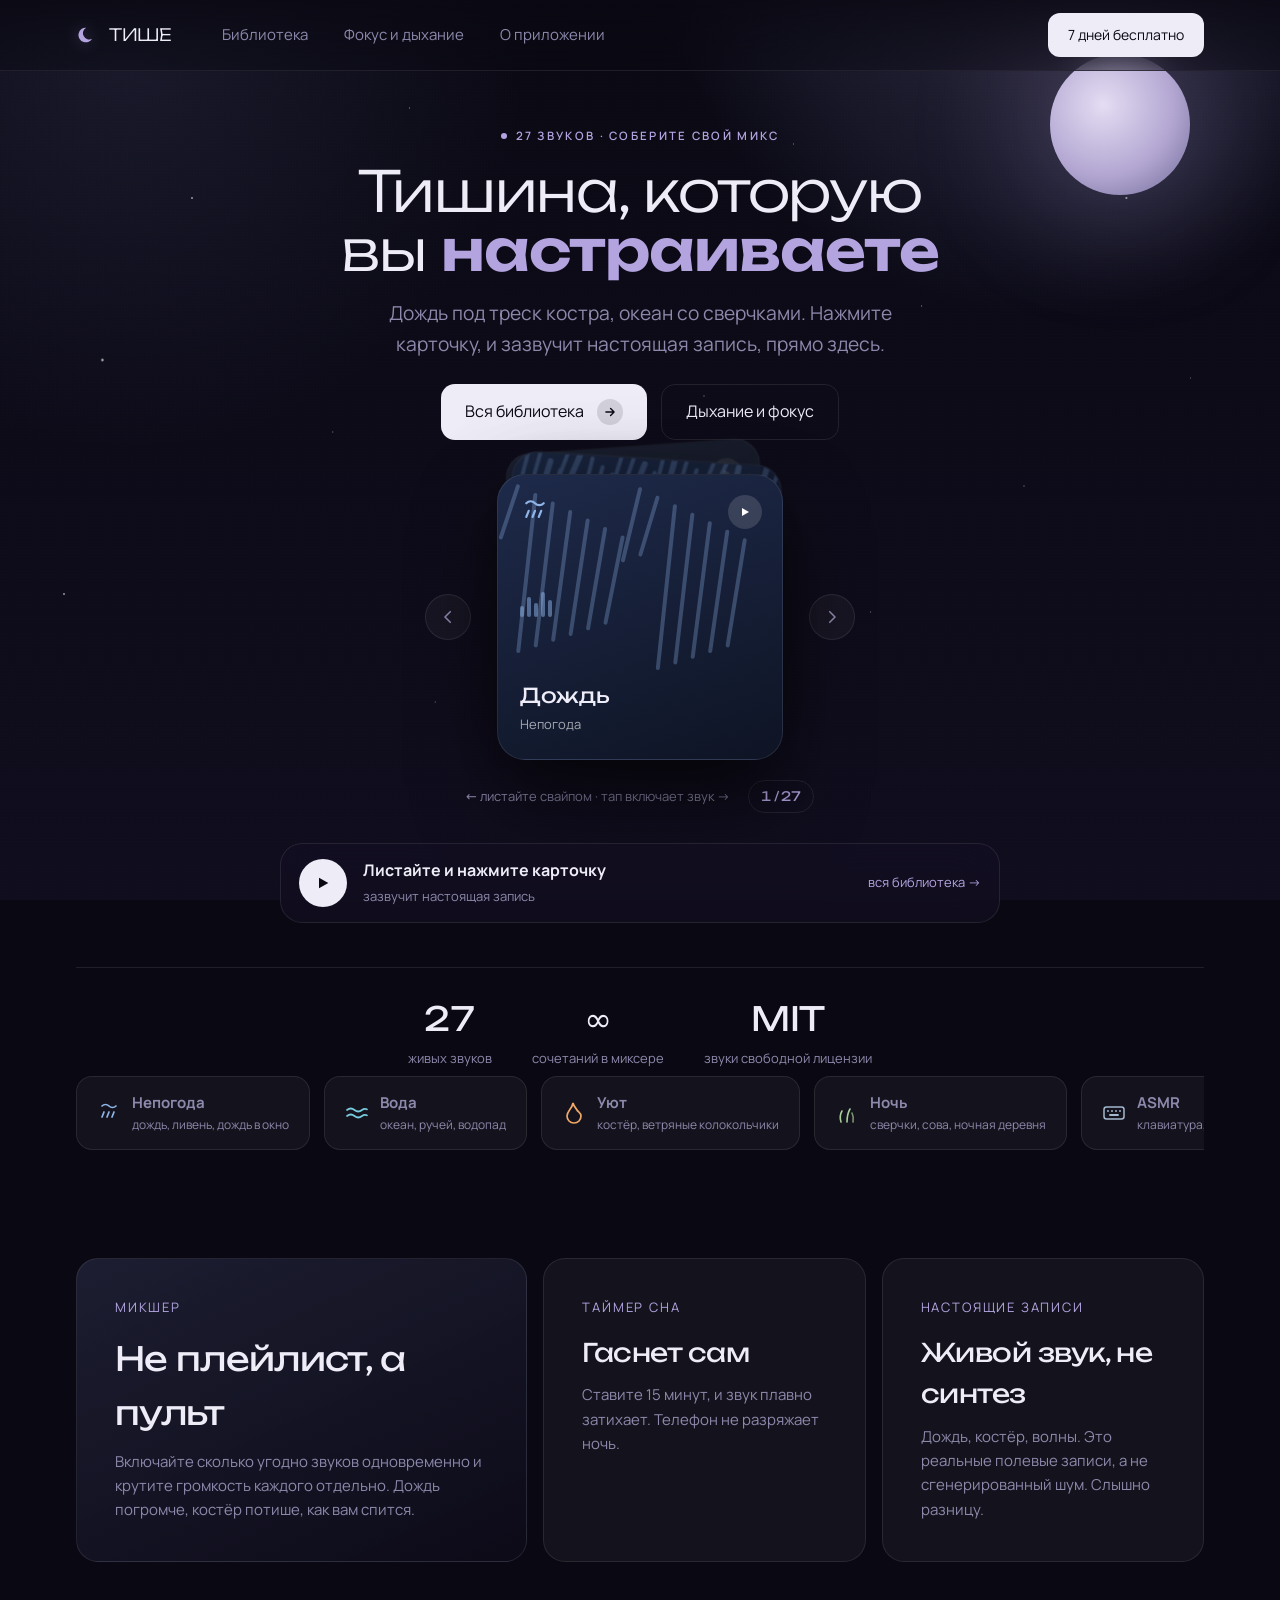
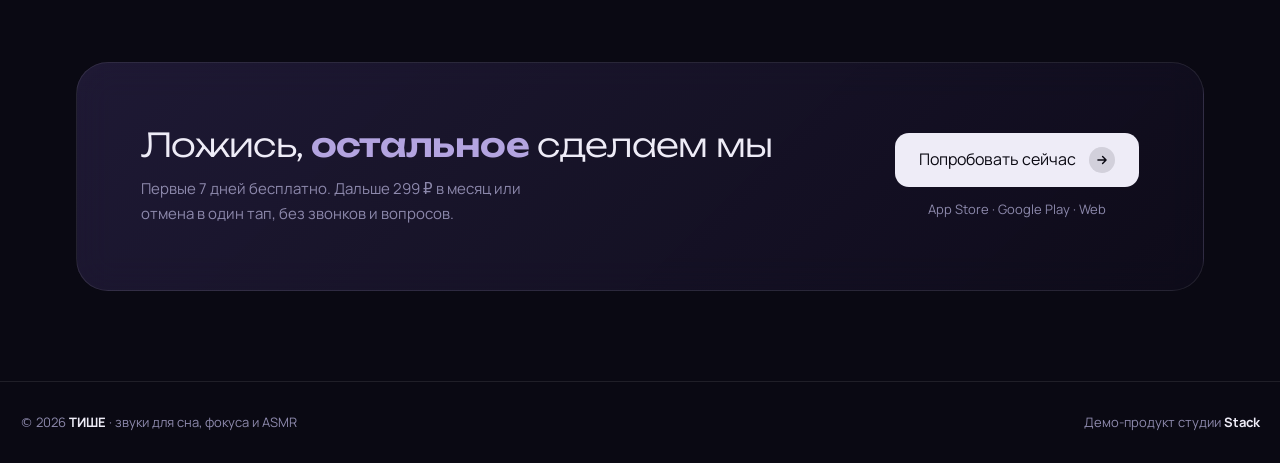
<file: index.html>
<!doctype html>
<html lang="ru">
<head>
<meta charset="utf-8">
<meta name="viewport" content="width=device-width, initial-scale=1">
<title>ТИШЕ. Звуки для сна, фокуса и ASMR</title>
<meta name="description" content="27 настоящих ambient-звуков, которые смешиваются в один. Дождь под треск костра, океан со сверчками. Работает прямо в браузере.">
<meta name="theme-color" content="#0A0913">
<link rel="stylesheet" href="assets/app.css">
<style>
  /* герой — ночная сцена с каскадом карточек */
  .hero{text-align:center;padding:clamp(30px,4vw,52px) 0 0}
  .hero>p{color:var(--dim);font-size:clamp(1.05rem,1.5vw,1.22rem);max-width:47ch;margin:18px auto 24px}
  .acts{display:flex;gap:14px;justify-content:center;flex-wrap:wrap}
  /* свайп-колода */
  .deck{position:relative;display:flex;align-items:center;justify-content:center;gap:clamp(8px,2vw,26px);
        margin-top:clamp(22px,3vw,34px);touch-action:pan-y}
  .deck-stage{position:relative;width:clamp(240px,23vw,286px);height:clamp(240px,23vw,286px);flex:none}
  .arw{width:46px;height:46px;border-radius:50%;border:1px solid var(--hair);color:var(--dim);
       display:grid;place-items:center;flex:none;background:rgba(255,255,255,.04);
       transition:color .3s,border-color .3s,transform .3s var(--e)}
  .arw:hover{color:var(--ink);border-color:var(--lav);transform:scale(1.08)}
  .deck-meta{display:flex;align-items:center;justify-content:center;gap:18px;margin-top:20px;flex-wrap:wrap}
  .swipe-hint{color:var(--dim);font-size:13px}
  .counter{color:var(--lav);font-size:13px;border:1px solid var(--hair);border-radius:999px;padding:5px 12px}

  .cc{position:absolute;inset:0;width:100%;aspect-ratio:1;border-radius:28px;
      border:1px solid var(--hair);padding:22px;display:flex;flex-direction:column;justify-content:space-between;
      text-align:left;color:#EFEDF8;box-shadow:0 40px 80px rgba(0,0,0,.5);outline:2px solid transparent;outline-offset:-2px;
      cursor:grab;user-select:none;
      transition:transform .55s var(--e),box-shadow .4s,outline-color .3s,opacity .4s}
  .cc.drag{transition:none;cursor:grabbing}
  .cc[data-depth="0"]{z-index:3}
  .cc[data-depth="1"]{z-index:2;transform:translateY(-24px) scale(.945) rotate(3.5deg);opacity:.75}
  .cc[data-depth="2"]{z-index:1;transform:translateY(-44px) scale(.89) rotate(-4deg);opacity:.5}
  .cc[data-depth="0"]:hover{box-shadow:0 52px 100px rgba(0,0,0,.62)}
  .cc .art{position:absolute;inset:0;opacity:.30;pointer-events:none;overflow:hidden;border-radius:27px}
  .cc .art svg{width:100%;height:100%;display:block}
  .cc[aria-pressed="true"] .art{opacity:.5}
  .cc[aria-pressed="true"]{outline-color:var(--ac,var(--lav))}
  .cc .ic-glyph,.cc .bars,.cc>div{position:relative;z-index:2}
  .cc .play-hint{position:absolute;right:20px;top:20px;z-index:3;width:34px;height:34px;border-radius:50%;
                 background:rgba(255,255,255,.14);display:grid;place-items:center;backdrop-filter:blur(6px)}
  .cc .ic-glyph{width:30px;height:30px;display:block}
  .cc .ic-glyph svg{width:100%;height:100%}
  .cc b{font-family:Unbounded,system-ui,sans-serif;font-weight:400;font-size:clamp(19px,1.6vw,24px);display:block}
  .cc small{color:rgba(255,255,255,.62);font-size:13px}
  .cc .bars{display:flex;align-items:flex-end;gap:3px;height:28px;opacity:.5}
  .cc .bars i{width:4px;background:#fff;border-radius:2px}
  .cc[aria-pressed="true"] .bars{opacity:.95}
  .cc[aria-pressed="true"] .bars i{animation:eqb 1s ease-in-out infinite}
  .cc .bars i:nth-child(2){animation-delay:.15s}.cc .bars i:nth-child(3){animation-delay:.32s}
  .cc .bars i:nth-child(4){animation-delay:.1s}.cc .bars i:nth-child(5){animation-delay:.24s}
  @keyframes eqb{0%,100%{height:5px}50%{height:26px}}
  /* мини-плеер под колодой */
  .mini{position:relative;z-index:5;margin:clamp(22px,3vw,30px) auto 0;max-width:720px;
        display:flex;align-items:center;gap:16px;background:rgba(20,16,34,.62);border:1px solid var(--hair);
        border-radius:22px;padding:14px 18px;backdrop-filter:blur(22px)}
  .mini .pp{width:48px;height:48px;border-radius:50%;background:var(--ink);display:grid;place-items:center;flex:none;transition:transform .3s var(--e)}
  .mini .pp:hover{transform:scale(1.07)}
  .mini .info{flex:1;text-align:left;min-width:0}
  .mini .info b{font-size:16px;display:block}
  .mini .info span{color:var(--dim);font-size:13px}
  .mini .chips{display:flex;gap:5px}.mini .chips span{font-size:20px;filter:grayscale(.3)}
  .mini a.more{color:var(--lav);font-size:13px;white-space:nowrap}
  .stats{display:flex;gap:40px;justify-content:center;margin-top:clamp(30px,4vw,44px);padding-top:24px;border-top:1px solid var(--hair)}
  .stats b{font-family:Unbounded,system-ui,sans-serif;font-weight:400;font-size:clamp(1.7rem,2.6vw,2.3rem);display:block}
  .stats span{color:var(--dim);font-size:13px}
  @media(max-width:820px){
    .arw{display:none}
    .deck{margin-top:30px}
    .deck-stage{width:min(78vw,300px);height:min(78vw,300px)}
    .mini{margin-top:22px;flex-wrap:wrap}
    .stats{flex-wrap:wrap;gap:26px}
  }

  /* лента категорий */
  .rail{display:flex;gap:14px;overflow-x:auto;padding:6px 0 12px;margin-bottom:10px;
        scrollbar-width:none}
  .rail::-webkit-scrollbar{display:none}
  .rc{flex:0 0 auto;display:flex;align-items:center;gap:11px;border:1px solid var(--hair);
      border-radius:16px;padding:14px 20px;background:var(--panel);transition:all .35s var(--e)}
  .rc:hover{transform:translateY(-3px);border-color:var(--lav)}
  .chips .mi{display:inline-flex;width:18px;height:18px}.chips .mi svg{width:100%;height:100%}
  .rc .gi{width:24px;height:24px;flex:none}.rc .gi svg{width:100%;height:100%}
  .rc b{font-size:15px}.rc span{color:var(--dim);font-size:12px;display:block}

  /* фичи — разного размера, не три близнеца */
  .feat{display:grid;grid-template-columns:1.4fr 1fr 1fr;gap:16px;margin-top:clamp(60px,8vw,96px)}
  .card{border:1px solid var(--hair);border-radius:22px;padding:clamp(26px,3vw,38px);background:var(--panel)}
  .card.big{grid-row:span 1;background:linear-gradient(155deg,rgba(126,139,207,.16),rgba(16,13,30,.5))}
  .card .n{font-size:13px;color:var(--lav);letter-spacing:.14em;text-transform:uppercase}
  .card h3{font-family:Unbounded,system-ui,sans-serif;font-weight:400;
           font-size:clamp(1.4rem,2vw,1.9rem);margin:14px 0 10px}
  .card p{color:var(--dim);font-size:15px}
  .card.big h3{font-size:clamp(1.8rem,2.6vw,2.4rem)}

  /* цена */
  .price{margin-top:clamp(70px,9vw,100px);border:1px solid var(--hair);border-radius:32px;
         padding:clamp(40px,5vw,64px);background:linear-gradient(135deg,rgba(52,42,86,.5),rgba(16,13,30,.6));
         display:grid;grid-template-columns:1fr auto;gap:44px;align-items:center;backdrop-filter:blur(18px)}
  .price h2{margin-bottom:14px}.price h2 b{color:var(--lav);font-weight:600}
  .price p{color:var(--dim);max-width:46ch}
  .price .free{display:block;text-align:center;color:var(--dim);font-size:13px;margin-top:12px}

  @media(max-width:820px){
    .hero{grid-template-columns:1fr;gap:36px}
    .feat{grid-template-columns:1fr}
    .price{grid-template-columns:1fr;text-align:center}
    .price>div:last-child{justify-self:center}
    .stats{flex-wrap:wrap;gap:26px}
  }
</style>
</head>
<body>
<div class="aura"></div><div class="moonlayer"></div><div class="grain"></div>

<header class="hdr" id="hdr">
  <div class="wrap in">
    <a href="index.html" class="brand"><svg width="22" height="22" viewBox="0 0 30 30"><path d="M22 20A10 10 0 1 1 14 5a8 8 0 0 0 8 15Z" fill="#B3A4E0"/></svg><span class="thin">ТИШЕ</span></a>
    <nav class="nav">
      <a href="library.html">Библиотека</a>
      <a href="focus.html">Фокус и дыхание</a>
      <a href="#about">О приложении</a>
    </nav>
    <a href="#price" class="cta">7 дней бесплатно</a>
    <button class="burger" id="burger" aria-label="Меню"><span></span><span></span><span></span></button>
  </div>
</header>

<main class="wrap">
  <section class="hero">
    <div class="kick"><i></i> 27 звуков · соберите свой микс</div>
    <h1 class="thin" style="margin-top:16px">Тишина, которую<br>вы <b>настраиваете</b></h1>
    <p>Дождь под треск костра, океан со сверчками. Нажмите карточку, и зазвучит настоящая запись, прямо здесь.</p>
    <div class="acts">
      <a href="library.html" class="btn">Вся библиотека <span class="ic"><svg width="14" height="14" viewBox="0 0 24 24" fill="none"><path d="M5 12h14M13 6l6 6-6 6" stroke="#0A0912" stroke-width="2.4" stroke-linecap="round" stroke-linejoin="round"/></svg></span></a>
      <a href="focus.html" class="btn ghost">Дыхание и фокус</a>
    </div>

    <div class="deck" id="deck">
      <button class="arw l" id="arwL" aria-label="Предыдущий звук">
        <svg width="18" height="18" viewBox="0 0 24 24" fill="none"><path d="M15 5l-7 7 7 7" stroke="currentColor" stroke-width="2.2" stroke-linecap="round" stroke-linejoin="round"/></svg></button>
      <div class="deck-stage" id="stage"></div>
      <button class="arw r" id="arwR" aria-label="Следующий звук">
        <svg width="18" height="18" viewBox="0 0 24 24" fill="none"><path d="M9 5l7 7-7 7" stroke="currentColor" stroke-width="2.2" stroke-linecap="round" stroke-linejoin="round"/></svg></button>
    </div>
    <div class="deck-meta">
      <span class="swipe-hint">← листайте свайпом · тап включает звук →</span>
      <span class="mono counter" id="counter">1 / 27</span>
    </div>

    <div class="mini" id="mini">
      <button class="pp" id="pp" aria-label="Пауза"><svg id="ppI" width="16" height="16" viewBox="0 0 24 24" fill="#0A0912"><path d="M6 4l14 8-14 8z"/></svg></button>
      <div class="info"><b id="miniTitle">Нажмите карточку</b><span id="miniSub">и звук зазвучит прямо здесь</span></div>
      <div class="chips" id="miniChips"></div>
      <a href="library.html" class="more">вся библиотека →</a>
    </div>

    <div class="stats">
      <div><b class="mono">27</b><span>живых звуков</span></div>
      <div><b class="mono">∞</b><span>сочетаний в миксере</span></div>
      <div><b class="mono">MIT</b><span>звуки свободной лицензии</span></div>
    </div>
  </section>

  <div class="rail" id="catRail"></div>

  <section class="feat" id="about">
    <div class="card big">
      <div class="n">Микшер</div>
      <h3 class="thin">Не плейлист, а пульт</h3>
      <p>Включайте сколько угодно звуков одновременно и крутите громкость каждого отдельно. Дождь погромче, костёр потише, как вам спится.</p>
    </div>
    <div class="card">
      <div class="n">Таймер сна</div>
      <h3 class="thin">Гаснет сам</h3>
      <p>Ставите 15 минут, и звук плавно затихает. Телефон не разряжает ночь.</p>
    </div>
    <div class="card">
      <div class="n">Настоящие записи</div>
      <h3 class="thin">Живой звук, не синтез</h3>
      <p>Дождь, костёр, волны. Это реальные полевые записи, а не сгенерированный шум. Слышно разницу.</p>
    </div>
  </section>

  <section class="price" id="price">
    <div>
      <h2 class="thin">Ложись, <b>остальное</b> сделаем мы</h2>
      <p>Первые 7 дней бесплатно. Дальше 299 ₽ в месяц или отмена в один тап, без звонков и вопросов.</p>
    </div>
    <div>
      <a href="library.html" class="btn">Попробовать сейчас <span class="ic"><svg width="14" height="14" viewBox="0 0 24 24" fill="none"><path d="M5 12h14M13 6l6 6-6 6" stroke="#0A0912" stroke-width="2.4" stroke-linecap="round" stroke-linejoin="round"/></svg></span></a>
      <span class="free">App Store · Google Play · Web</span>
    </div>
  </section>
</main>

<footer class="foot"><div class="wrap in">
  <span>© 2026 <b>ТИШЕ</b> · звуки для сна, фокуса и ASMR</span>
  <span>Демо-продукт студии <b>Stack</b></span>
</div></footer>

<script src="assets/engine.js"></script>
<script>
  (()=>{ // лента категорий из каталога: имена и иконки настоящие
    const wanted=['Непогода','Вода','Уют','Ночь','ASMR','Шум'];
    document.getElementById('catRail').innerHTML=wanted.map(cat=>{
      const inCat=Engine.CATALOG.filter(s=>s.cat===cat);
      if(!inCat.length) return '';
      const names=inCat.slice(0,3).map(s=>s.name.toLowerCase()).join(', ');
      return '<a href="library.html" class="rc"><span class="gi">'+inCat[0].icon+'</span>'+
             '<span><b>'+cat+'</b><span>'+names+'</span></span></a>';
    }).join('');
  })();
  document.getElementById('burger').addEventListener('click',()=>document.getElementById('hdr').classList.toggle('open'));

  const MINI_ICON=Object.fromEntries(Engine.CATALOG.map(x=>[x.id,x.icon]));
  const miniTitle=document.getElementById('miniTitle'),miniSub=document.getElementById('miniSub'),
        miniChips=document.getElementById('miniChips'),ppI=document.getElementById('ppI');
  function setPP(p){ppI.innerHTML=p?'<path d="M7 5h4v14H7zM13 5h4v14h-4z"/>':'<path d="M6 4l14 8-14 8z"/>';}
  function plural(n){return n+(n%10===1&&n%100!==11?' слой':([2,3,4].includes(n%10)&&![12,13,14].includes(n%100)?' слоя':' слоёв'));}

  /* ── свайп-колода: листаем все звуки, тап включает ── */
  const SOUNDS=Engine.CATALOG;
  const stage=document.getElementById('stage'),counter=document.getElementById('counter');
  let idx=0;

  function build(){
    stage.innerHTML='';
    for(let d=2;d>=0;d--){                       // сзади вперёд, чтобы порядок в DOM был верный
      const s=SOUNDS[(idx+d)%SOUNDS.length];
      const el=document.createElement('button');
      el.className='cc'; el.dataset.depth=d; el.dataset.sound=s.id;
      el.style.background=s.grad;
      el.setAttribute('aria-pressed', Engine.isOn(s.id));
      el.innerHTML=`<span class="art">${s.art}</span>
        <span class="ic-glyph">${s.icon}</span>
        <span class="play-hint">${Engine.isOn(s.id)
          ? '<svg width="12" height="12" viewBox="0 0 24 24" fill="#fff"><path d="M7 5h4v14H7zM13 5h4v14h-4z"/></svg>'
          : '<svg width="12" height="12" viewBox="0 0 24 24" fill="#fff"><path d="M6 4l14 8-14 8z"/></svg>'}</span>
        <div class="bars">${[40,70,50,88,60].map(h=>`<i style="height:${h}%;background:${s.accent}"></i>`).join('')}</div>
        <div><b>${s.name}</b><small>${s.cat}</small></div>`;
      el.style.setProperty('--ac',s.accent);
      stage.appendChild(el);
    }
    counter.textContent=(idx+1)+' / '+SOUNDS.length;
    bindFront();
  }
  function go(dir){ idx=(idx+dir+SOUNDS.length)%SOUNDS.length; build(); }

  function bindFront(){
    const front=stage.querySelector('.cc[data-depth="0"]');
    if(!front) return;
    let x0=0,y0=0,dx=0,dy=0,dragging=false,moved=false;

    front.addEventListener('pointerdown',e=>{
      dragging=true; moved=false; x0=e.clientX; y0=e.clientY;
      front.classList.add('drag'); front.setPointerCapture(e.pointerId);
    });
    front.addEventListener('pointermove',e=>{
      if(!dragging) return;
      dx=e.clientX-x0; dy=e.clientY-y0;
      if(Math.abs(dx)>6) moved=true;
      if(Math.abs(dy)>Math.abs(dx)&&Math.abs(dy)>30) return;   // вертикальный скролл не мешаем
      front.style.transform=`translateX(${dx}px) rotate(${dx*0.045}deg)`;
      front.style.opacity=String(Math.max(.35,1-Math.abs(dx)/380));
    });
    function end(){
      if(!dragging) return; dragging=false;
      front.classList.remove('drag');
      const th=90;
      if(Math.abs(dx)>th){
        const out=dx>0?1:-1;
        front.style.transition='transform .35s ease-out, opacity .35s';
        front.style.transform=`translateX(${out*460}px) rotate(${out*16}deg)`;
        front.style.opacity='0';
        setTimeout(()=>go(out>0?-1:1),240);
      } else {
        front.style.transform=''; front.style.opacity='';
      }
      dx=0; dy=0;
    }
    front.addEventListener('pointerup',end);
    front.addEventListener('pointercancel',end);
    // тап или Enter — включаем звук; после свайпа клик не считаем
    front.addEventListener('click',()=>{ if(!moved) Engine.toggle(front.dataset.sound); moved=false; });
  }

  document.getElementById('arwL').addEventListener('click',()=>go(-1));
  document.getElementById('arwR').addEventListener('click',()=>go(1));
  document.addEventListener('keydown',e=>{
    if(e.key==='ArrowLeft')go(-1); else if(e.key==='ArrowRight')go(1);
  });

  Engine.onChange(ids=>{
    stage.querySelectorAll('.cc').forEach(c=>{
      const on=ids.includes(c.dataset.sound);
      c.setAttribute('aria-pressed',on);
      const h=c.querySelector('.play-hint');
      if(h) h.innerHTML = on
        ? '<svg width="12" height="12" viewBox="0 0 24 24" fill="#fff"><path d="M7 5h4v14H7zM13 5h4v14h-4z"/></svg>'
        : '<svg width="12" height="12" viewBox="0 0 24 24" fill="#fff"><path d="M6 4l14 8-14 8z"/></svg>';
    });
    miniChips.innerHTML=ids.map(id=>'<span class="mi">'+(MINI_ICON[id]||'')+'</span>').join('');
    if(ids.length){miniTitle.textContent=plural(ids.length)+' в миксе';miniSub.textContent='звучит прямо здесь';setPP(true);}
    else{miniTitle.textContent='Листайте и нажмите карточку';miniSub.textContent='зазвучит настоящая запись';setPP(false);}
  });

  document.getElementById('pp').addEventListener('click',()=>{
    if(Engine.activeIds().length)Engine.stopAll(0.4);
    else Engine.toggle(SOUNDS[idx].id);
  });

  build();
</script>
</body>
</html>
</file>
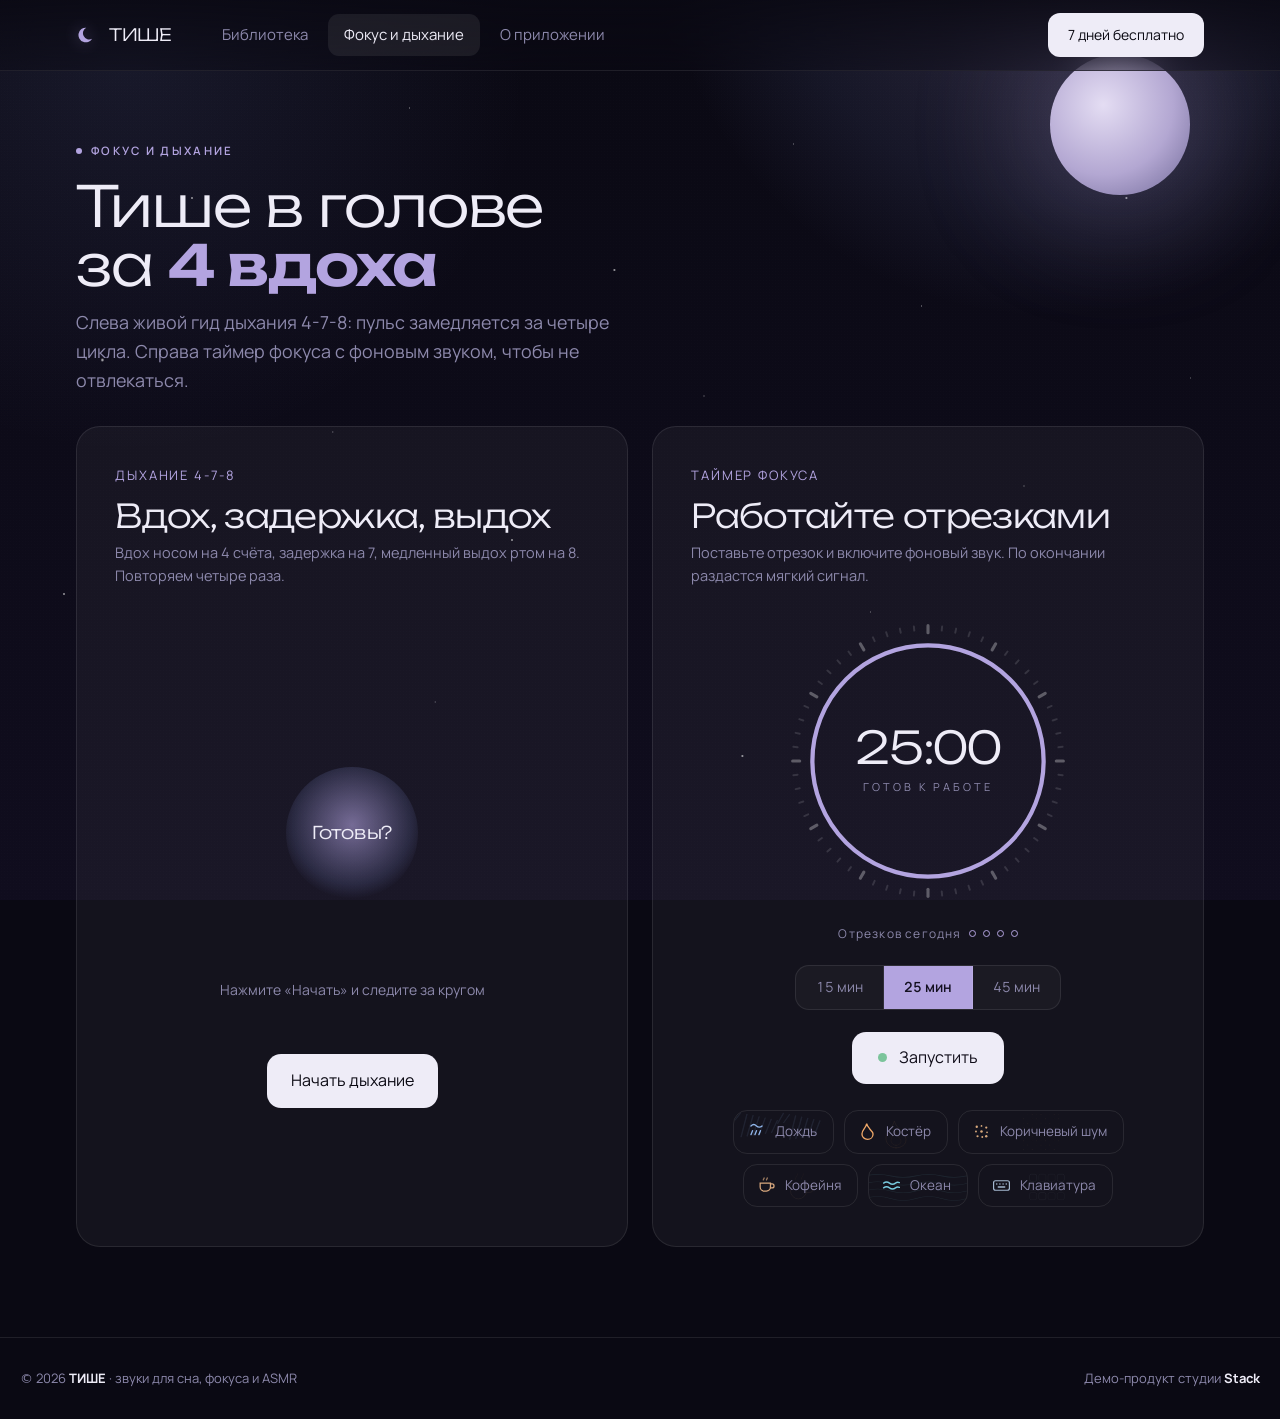
<file: focus.html>
<!doctype html>
<html lang="ru">
<head>
<meta charset="utf-8">
<meta name="viewport" content="width=device-width, initial-scale=1">
<title>Фокус и дыхание. ТИШЕ</title>
<meta name="description" content="Дыхание 4-7-8 с живым гидом и таймер фокуса с фоновым звуком. Всё работает в браузере.">
<meta name="theme-color" content="#0A0913">
<link rel="stylesheet" href="assets/app.css">
<style>
  .lead{padding:clamp(40px,6vw,66px) 0 30px;max-width:60ch}
  .lead p{color:var(--dim);margin-top:14px;font-size:clamp(1rem,1.4vw,1.15rem)}
  .cols{display:grid;grid-template-columns:1fr 1fr;gap:24px;align-items:stretch}

  .panel{border:1px solid var(--hair);border-radius:24px;background:var(--panel);
         padding:clamp(28px,3vw,40px);display:flex;flex-direction:column}
  .panel .n{font-size:13px;color:var(--lav);letter-spacing:.14em;text-transform:uppercase}
  .panel h2{margin:12px 0 6px}
  .panel .d{color:var(--dim);font-size:14.5px;margin-bottom:26px}

  /* дыхание */
  .orbwrap{flex:1;display:flex;flex-direction:column;align-items:center;justify-content:center;gap:26px;min-height:320px}
  .orb{width:min(58%,240px);aspect-ratio:1;border-radius:50%;
       background:radial-gradient(circle at 50% 44%,rgba(179,164,224,.6),rgba(126,139,207,.16) 60%,transparent 74%);
       display:grid;place-items:center;transform:scale(.55);transition:transform var(--bt,4s) cubic-bezier(.4,0,.4,1)}
  .orb .ph{font-family:Unbounded,system-ui,sans-serif;font-weight:300;font-size:clamp(1.4rem,3vw,2rem)}
  .breathHint{color:var(--dim);font-size:14px;text-align:center;min-height:20px}
  .cyc{color:var(--lav);font-size:14px}

  /* ── таймер фокуса ── */
  .clock{flex:1;display:flex;flex-direction:column;align-items:center;gap:clamp(16px,2vw,22px);min-height:320px}

  /* циферблат: тиковая шкала + дуга прогресса */
  .dial{position:relative;width:min(78%,282px);aspect-ratio:1;display:grid;place-items:center;
        margin-top:6px}
  .dial svg{position:absolute;inset:0;width:100%;height:100%}
  .dial .rot{transform:rotate(-90deg);transform-origin:50% 50%}
  .dial .glow{position:absolute;inset:14%;border-radius:50%;pointer-events:none;
              background:radial-gradient(circle,rgba(179,164,224,.16),transparent 68%);
              opacity:0;transition:opacity .8s var(--e)}
  .clock.run .dial .glow{opacity:1}
  .readout{position:relative;z-index:2;text-align:center}
  .time{font-family:Unbounded,system-ui,sans-serif;font-weight:300;
        font-size:clamp(2rem,4.6vw,2.8rem);letter-spacing:-.03em;font-variant-numeric:tabular-nums;
        line-height:1;display:block}
  .phase{display:block;margin-top:8px;font-size:11px;letter-spacing:.26em;text-transform:uppercase;color:var(--dim)}
  .clock.run .phase{color:var(--lav)}

  /* пройденные отрезки */
  .sess{display:flex;align-items:center;gap:7px;color:var(--dim);font-size:12px;letter-spacing:.1em}
  .sess i{width:7px;height:7px;border-radius:50%;border:1px solid var(--lav);display:block}
  .sess i.done{background:var(--lav)}

  /* выбор длительности — сегментами, а не пилюлями */
  .presets{display:inline-flex;border:1px solid var(--hair);border-radius:14px;overflow:hidden;background:rgba(255,255,255,.03)}
  .tp{padding:10px 20px;font-size:14px;color:var(--dim);transition:color .3s,background .3s;
      border-right:1px solid var(--hair);font-variant-numeric:tabular-nums}
  .tp:last-child{border-right:0}
  .tp:hover{color:var(--ink)}
  .tp.on{background:var(--lav);color:#141020;font-weight:600}

  .run-btn{display:inline-flex;align-items:center;gap:12px;background:var(--ink);color:#0F0C18;
           border-radius:14px;padding:13px 26px;font-size:16px;transition:transform .3s var(--e)}
  .run-btn:hover{transform:translateY(-2px)}
  .run-btn .dot{width:9px;height:9px;border-radius:50%;background:#7BC49B}
  .clock.run .run-btn{background:transparent;color:var(--ink);border:1px solid var(--hair)}
  .clock.run .run-btn .dot{background:#E0A46A;animation:blink 1.4s ease-in-out infinite}
  @keyframes blink{0%,100%{opacity:1}50%{opacity:.35}}

  /* кнопки фонового звука: своя иконка, свой цвет, рисунок фоном */
  .snds{display:flex;gap:10px;flex-wrap:wrap;justify-content:center;margin-top:4px}
  .sb{position:relative;overflow:hidden;display:flex;align-items:center;gap:9px;
      padding:10px 16px 10px 13px;border-radius:14px;border:1px solid var(--hair);
      font-size:13.5px;color:var(--dim);transition:color .3s,border-color .3s,transform .3s var(--e)}
  .sb .bg{position:absolute;inset:0;opacity:.10;pointer-events:none;transition:opacity .4s}
  .sb .bg svg{width:100%;height:100%;display:block}
  .sb .g{position:relative;z-index:2;width:19px;height:19px;flex:none}
  .sb .g svg{width:100%;height:100%}
  .sb span{position:relative;z-index:2}
  .sb:hover{color:var(--ink);transform:translateY(-2px)}
  .sb.on{color:var(--ink);border-color:var(--sc)}
  .sb.on .bg{opacity:.26}

  @media(max-width:820px){.cols{grid-template-columns:1fr}}
  .wrap h1{max-width:17ch}
</style>
</head>
<body>
<div class="aura"></div><div class="moonlayer"></div><div class="grain"></div>

<header class="hdr" id="hdr">
  <div class="wrap in">
    <a href="index.html" class="brand"><svg width="22" height="22" viewBox="0 0 30 30"><path d="M22 20A10 10 0 1 1 14 5a8 8 0 0 0 8 15Z" fill="#B3A4E0"/></svg><span class="thin">ТИШЕ</span></a>
    <nav class="nav">
      <a href="library.html">Библиотека</a>
      <a href="focus.html" class="on">Фокус и дыхание</a>
      <a href="index.html#about">О приложении</a>
    </nav>
    <a href="index.html#price" class="cta">7 дней бесплатно</a>
    <button class="burger" id="burger" aria-label="Меню"><span></span><span></span><span></span></button>
  </div>
</header>

<main class="wrap">
  <section class="lead">
    <div class="kick"><i></i> Фокус и дыхание</div>
    <h1 class="thin" style="margin-top:16px">Тише в голове<br>за <b>4 вдоха</b></h1>
    <p>Слева живой гид дыхания 4-7-8: пульс замедляется за четыре цикла. Справа таймер фокуса с фоновым звуком, чтобы не отвлекаться.</p>
  </section>

  <div class="cols">
    <div class="panel">
      <div class="n">Дыхание 4-7-8</div>
      <h2 class="thin">Вдох, задержка, выдох</h2>
      <div class="d">Вдох носом на 4 счёта, задержка на 7, медленный выдох ртом на 8. Повторяем четыре раза.</div>
      <div class="orbwrap">
        <div class="orb" id="orb"><span class="ph" id="ph">Готовы?</span></div>
        <div class="breathHint" id="bh">Нажмите «Начать» и следите за кругом</div>
        <div class="cyc" id="cyc"></div>
        <button class="btn" id="bBtn" style="align-self:center">Начать дыхание</button>
      </div>
    </div>

    <div class="panel">
      <div class="n">Таймер фокуса</div>
      <h2 class="thin">Работайте отрезками</h2>
      <div class="d">Поставьте отрезок и включите фоновый звук. По окончании раздастся мягкий сигнал.</div>
      <div class="clock" id="clock">
        <div class="dial">
          <div class="glow"></div>
          <svg viewBox="0 0 100 100" aria-hidden="true">
            <g id="ticks"></g>
            <g class="rot">
              <circle cx="50" cy="50" r="41" fill="none" stroke="rgba(255,255,255,.07)" stroke-width="1.5"/>
              <circle id="prog" cx="50" cy="50" r="41" fill="none" stroke="#B3A4E0" stroke-width="1.5"
                      stroke-linecap="round" stroke-dasharray="257.6" stroke-dashoffset="0"/>
            </g>
          </svg>
          <div class="readout">
            <span class="time mono" id="time">25:00</span>
            <span class="phase" id="phase">готов к работе</span>
          </div>
        </div>

        <div class="sess" id="sess">Отрезков сегодня <i></i><i></i><i></i><i></i></div>

        <div class="presets" id="tps">
          <button class="tp" data-min="15">15 мин</button>
          <button class="tp on" data-min="25">25 мин</button>
          <button class="tp" data-min="45">45 мин</button>
        </div>

        <button class="run-btn" id="tBtn"><span class="dot"></span>Запустить</button>

        <div class="snds" id="snds"></div>
      </div>
    </div>
  </div>
</main>

<footer class="foot"><div class="wrap in">
  <span>© 2026 <b>ТИШЕ</b> · звуки для сна, фокуса и ASMR</span>
  <span>Демо-продукт студии <b>Stack</b></span>
</div></footer>

<script src="assets/engine.js"></script>
<script>
  document.getElementById('burger').addEventListener('click',()=>document.getElementById('hdr').classList.toggle('open'));

  /* ── дыхание 4-7-8 ── */
  const orb=document.getElementById('orb'),ph=document.getElementById('ph'),bh=document.getElementById('bh'),
        cyc=document.getElementById('cyc'),bBtn=document.getElementById('bBtn');
  const PH=[{n:'Вдох',s:4,big:true,hint:'Медленно, через нос'},{n:'Задержка',s:7,big:true,hint:'Держим'},{n:'Выдох',s:8,big:false,hint:'Полностью, через рот'}];
  let bTimers=[],running=false;
  function clearB(){bTimers.forEach(clearTimeout);bTimers=[];Engine.tone(false);}
  function stopBreath(){running=false;clearB();orb.style.transform='scale(.55)';ph.textContent='Готовы?';bh.textContent='Нажмите «Начать» и следите за кругом';cyc.textContent='';bBtn.textContent='Начать дыхание';}
  bBtn.addEventListener('click',()=>{
    if(running){stopBreath();return;}
    running=true;bBtn.textContent='Остановить';let cycle=0;const total=4;
    function run(){
      if(cycle>=total){ph.textContent='Готово';bh.textContent='Пульс замедлился. Можно работать.';cyc.textContent='';Engine.tone(false);running=false;bBtn.textContent='Начать дыхание';return;}
      cycle++;cyc.textContent='Цикл '+cycle+' из '+total;let t=0;
      PH.forEach((p,i)=>{bTimers.push(setTimeout(()=>{
        ph.textContent=p.n;bh.textContent=p.hint;orb.style.setProperty('--bt',p.s+'s');
        orb.style.transform='scale('+(p.big?1:.55)+')';Engine.tone(i===0);
      },t*1000));t+=p.s;});
      bTimers.push(setTimeout(run,t*1000));
    }
    ph.textContent='Приготовьтесь';bh.textContent='Начинаем через 3 секунды…';bTimers.push(setTimeout(run,3000));
  });

  /* ── таймер фокуса ── */
  const timeEl=document.getElementById('time'),prog=document.getElementById('prog'),
        tBtn=document.getElementById('tBtn'),tps=document.getElementById('tps'),
        clock=document.getElementById('clock'),phaseEl=document.getElementById('phase'),
        sess=document.getElementById('sess');
  const CIRC=2*Math.PI*41;
  let mins=25,left=25*60,tot=25*60,tick=null,tRun=false,done=0;

  // тиковая шкала по кругу — минутные метки
  (()=>{
    const g=document.getElementById('ticks'); let out='';
    for(let i=0;i<60;i++){
      const a=(i/60)*Math.PI*2-Math.PI/2, big=i%5===0;
      const r1=big?45.5:46.5, r2=48;
      out+=`<line x1="${50+Math.cos(a)*r1}" y1="${50+Math.sin(a)*r1}" x2="${50+Math.cos(a)*r2}" y2="${50+Math.sin(a)*r2}"
             stroke="rgba(255,255,255,${big?.30:.13})" stroke-width="${big?1.1:.7}" stroke-linecap="round"/>`;
    }
    g.innerHTML=out;
  })();

  function fmt(s){return String(Math.floor(s/60)).padStart(2,'0')+':'+String(s%60).padStart(2,'0');}
  function draw(){timeEl.textContent=fmt(left);prog.style.strokeDashoffset=CIRC*(1-left/tot);}
  function marks(){sess.querySelectorAll('i').forEach((el,i)=>el.classList.toggle('done',i<done));}
  function setRun(on){
    tRun=on; clock.classList.toggle('run',on);
    tBtn.innerHTML=`<span class="dot"></span>${on?'Пауза':'Запустить'}`;
    phaseEl.textContent=on?'в работе':'готов к работе';
  }
  tps.addEventListener('click',e=>{const b=e.target.closest('.tp');if(!b||tRun)return;
    tps.querySelectorAll('.tp').forEach(x=>x.classList.remove('on'));b.classList.add('on');
    mins=+b.dataset.min;left=tot=mins*60;draw();});
  tBtn.addEventListener('click',()=>{
    if(tRun){clearInterval(tick);setRun(false);phaseEl.textContent='пауза';return;}
    setRun(true);
    tick=setInterval(()=>{left--;draw();
      if(left<=0){clearInterval(tick);setRun(false);
        Engine.tone(true);setTimeout(()=>Engine.tone(false),1400);
        done=Math.min(4,done+1); marks();
        timeEl.textContent='Готово'; phaseEl.textContent='отрезок закрыт';
        left=tot; setTimeout(()=>{draw();phaseEl.textContent='готов к работе';},2600);}
    },1000);
  });
  draw(); marks();

  /* ── фоновые звуки: своя иконка, свой цвет, рисунок фоном ── */
  const PICK=['rain','campfire','brown','cafe','waves','keyboard'];
  const snds=document.getElementById('snds');
  snds.innerHTML=PICK.map(id=>{
    const s=Engine.get(id); if(!s) return '';
    return `<button class="sb" data-id="${id}" style="--sc:${s.accent}">
      <span class="bg">${s.art}</span><span class="g">${s.icon}</span><span>${s.name}</span></button>`;
  }).join('');
  snds.addEventListener('click',e=>{const b=e.target.closest('.sb');if(!b)return;
    const on=Engine.toggle(b.dataset.id);b.classList.toggle('on',on);});
  Engine.onChange(ids=>snds.querySelectorAll('.sb').forEach(b=>b.classList.toggle('on',ids.includes(b.dataset.id))));
</script>
</body>
</html>
</file>
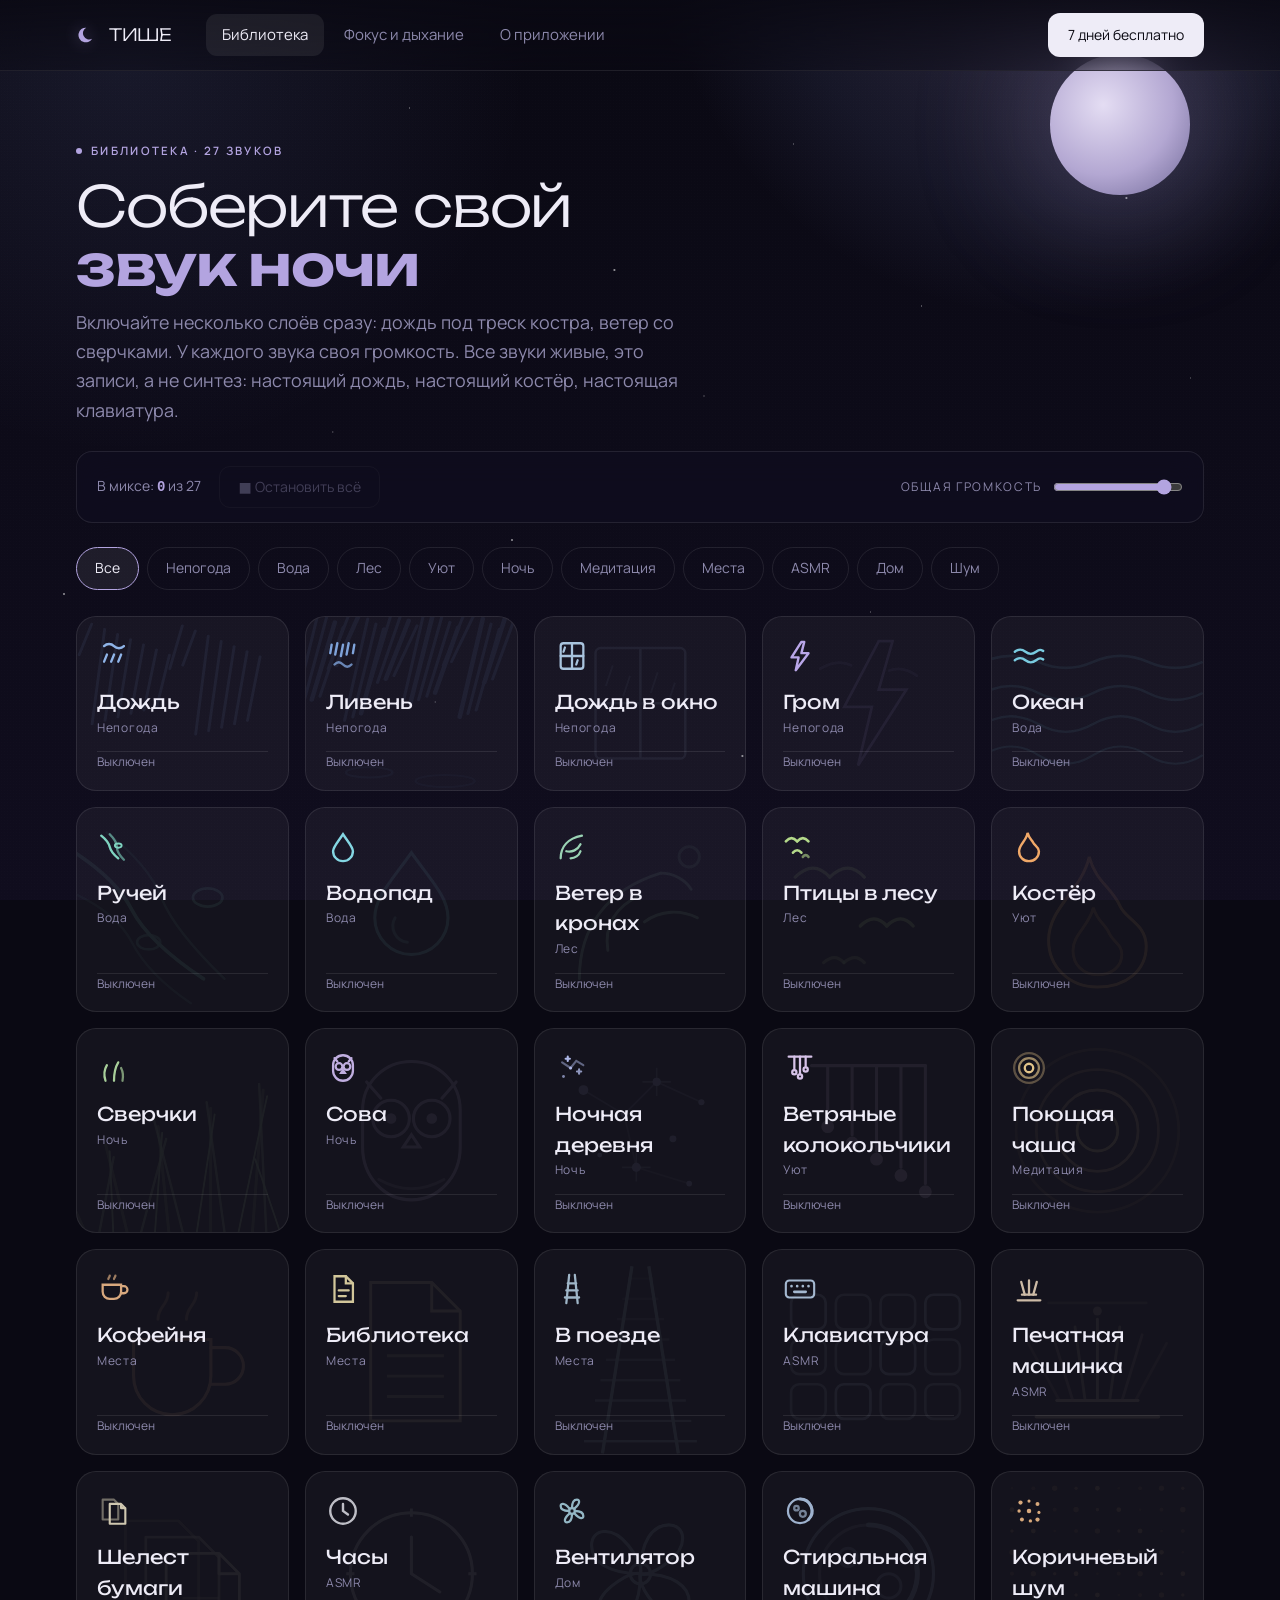
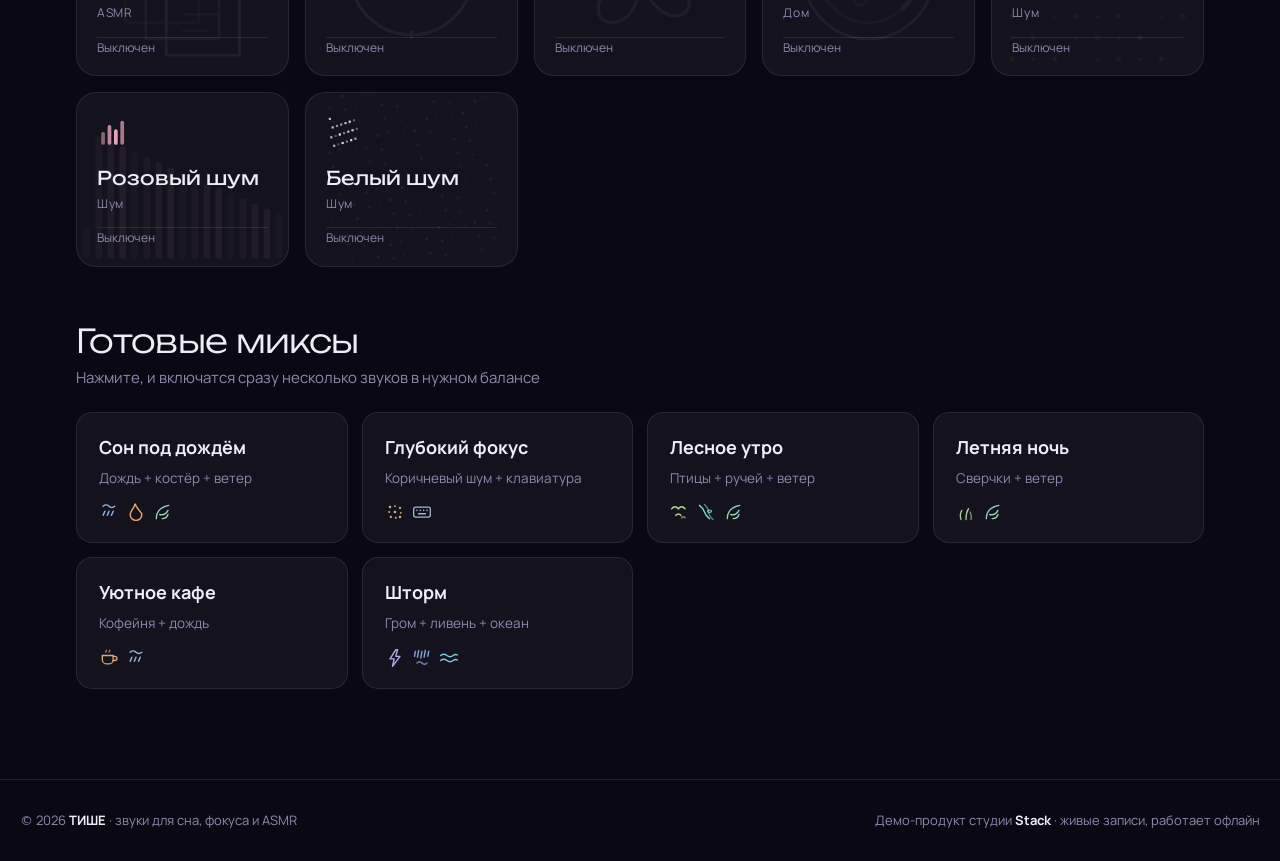
<file: library.html>
<!doctype html>
<html lang="ru">
<head>
<meta charset="utf-8">
<meta name="viewport" content="width=device-width, initial-scale=1">
<title>Библиотека звуков. ТИШЕ</title>
<meta name="description" content="27 звуков для сна, фокуса и ASMR. Смешивайте несколько слоёв, у каждого своя громкость. Всё звучит прямо в браузере.">
<meta name="theme-color" content="#0A0913">
<link rel="stylesheet" href="assets/app.css">
<style>
  .lead{padding:clamp(40px,6vw,66px) 0 26px}
  .lead p{color:var(--dim);max-width:56ch;margin-top:14px;font-size:clamp(1rem,1.4vw,1.15rem)}

  /* панель управления */
  .bar{position:sticky;top:70px;z-index:30;display:flex;align-items:center;gap:18px;flex-wrap:wrap;
       background:rgba(16,13,30,.8);backdrop-filter:blur(16px);border:1px solid var(--hair);
       border-radius:16px;padding:14px 20px;margin-bottom:24px}
  .bar .cnt{font-size:14px;color:var(--dim)}
  .bar .cnt b{color:var(--lav);font-family:Consolas,monospace}
  .mv{display:flex;align-items:center;gap:11px;margin-left:auto}
  .mv span{font-size:12px;letter-spacing:.14em;text-transform:uppercase;color:var(--dim)}
  .mv input{accent-color:var(--lav);width:130px}
  .stop{border:1px solid var(--hair);border-radius:11px;padding:9px 18px;font-size:14px;color:var(--dim);transition:all .3s}
  .stop:hover{color:var(--ink);border-color:var(--lav)}
  .stop:disabled{opacity:.4;cursor:default}

  /* фильтр категорий */
  .cats{display:flex;gap:8px;flex-wrap:wrap;margin-bottom:26px}
  .cat{padding:9px 18px;border-radius:999px;border:1px solid var(--hair);font-size:14px;color:var(--dim);transition:all .3s}
  .cat:hover{color:var(--ink)}
  .cat.on{background:var(--panel2);color:var(--ink);border-color:var(--lav)}

  /* сетка звуков */
  .grid{display:grid;grid-template-columns:repeat(auto-fill,minmax(186px,1fr));gap:16px}
  .snd{position:relative;border:1px solid var(--hair);border-radius:20px;padding:22px 20px 18px;
       background:var(--panel);text-align:left;transition:transform .5s var(--e),border-color .3s,background .3s;
       display:flex;flex-direction:column;gap:14px;min-height:172px;overflow:hidden}
  .snd:hover{transform:translateY(-4px);background:var(--panel2)}
  .snd.on{border-color:var(--lav);background:linear-gradient(160deg,rgba(126,139,207,.18),rgba(16,13,30,.4))}
  .snd .bg{position:absolute;inset:0;opacity:.07;pointer-events:none;transition:opacity .5s}
  .snd .bg svg{width:100%;height:100%;display:block}
  .snd.on .bg{opacity:.2}
  .snd:hover .bg{opacity:.13}
  .snd.on:hover .bg{opacity:.24}
  .snd>*{position:relative;z-index:2}
  .snd .g{width:34px;height:34px}
  .snd .g svg{width:100%;height:100%}
  .snd.on{border-color:var(--sc,var(--lav))}
  .snd .nm{font-family:Unbounded,system-ui,sans-serif;font-weight:400;font-size:19px}
  .snd .ct{font-size:12px;color:var(--dim);letter-spacing:.06em}
  .snd .eq{position:absolute;right:18px;top:22px;display:none;align-items:flex-end;gap:2px;height:20px}
  .snd.on .eq{display:flex}
  .snd .eq i{width:3px;background:var(--sc,var(--lav));border-radius:2px;animation:eq 1s ease-in-out infinite}
  .snd .eq i:nth-child(2){animation-delay:.15s}.snd .eq i:nth-child(3){animation-delay:.3s}.snd .eq i:nth-child(4){animation-delay:.45s}
  @keyframes eq{0%,100%{height:6px}50%{height:20px}}
  .snd .vol{margin-top:auto;display:none}
  .snd.on .vol{display:block}
  .snd .vol input{width:100%;accent-color:var(--sc,var(--lav))}
  .snd .foot{display:flex;align-items:center;justify-content:space-between;margin-top:auto}
  .snd .state{font-size:12px;color:var(--dim)}
  .snd.on .state{color:var(--sc,var(--lav))}

  /* пресеты-миксы */
  .mixes{margin-top:56px}
  .mixes h2{margin-bottom:6px}
  .mixes .sub{color:var(--dim);margin-bottom:22px}
  .prow{display:grid;grid-template-columns:repeat(auto-fill,minmax(240px,1fr));gap:14px}
  .preset{border:1px solid var(--hair);border-radius:16px;padding:20px 22px;background:var(--panel);
          text-align:left;transition:all .35s var(--e)}
  .preset:hover{transform:translateY(-3px);border-color:var(--lav)}
  .preset b{font-size:18px;display:block;margin-bottom:4px}
  .preset span{color:var(--dim);font-size:13.5px}
  .preset .ics{display:flex;gap:7px;margin-top:12px}
  .preset .ics span{width:20px;height:20px}
  .preset .ics svg{width:100%;height:100%}

  @media(max-width:560px){.grid{grid-template-columns:1fr 1fr}.mv{margin-left:0;width:100%}.mv input{flex:1}}
</style>
</head>
<body>
<div class="aura"></div><div class="moonlayer"></div><div class="grain"></div>

<header class="hdr" id="hdr">
  <div class="wrap in">
    <a href="index.html" class="brand"><svg width="22" height="22" viewBox="0 0 30 30"><path d="M22 20A10 10 0 1 1 14 5a8 8 0 0 0 8 15Z" fill="#B3A4E0"/></svg><span class="thin">ТИШЕ</span></a>
    <nav class="nav">
      <a href="library.html" class="on">Библиотека</a>
      <a href="focus.html">Фокус и дыхание</a>
      <a href="index.html#about">О приложении</a>
    </nav>
    <a href="index.html#price" class="cta">7 дней бесплатно</a>
    <button class="burger" id="burger" aria-label="Меню"><span></span><span></span><span></span></button>
  </div>
</header>

<main class="wrap">
  <section class="lead">
    <div class="kick"><i></i> Библиотека · 27 звуков</div>
    <h1 class="thin" style="margin-top:16px">Соберите свой<br><b>звук ночи</b></h1>
    <p>Включайте несколько слоёв сразу: дождь под треск костра, ветер со сверчками. У каждого звука своя громкость. Все звуки живые, это записи, а не синтез: настоящий дождь, настоящий костёр, настоящая клавиатура.</p>
  </section>

  <div class="bar">
    <div class="cnt">В миксе: <b id="cnt">0</b> из 27</div>
    <button class="stop" id="stop" disabled>■ Остановить всё</button>
    <div class="mv"><span>Общая громкость</span><input type="range" id="mvol" min="0" max="100" value="90" aria-label="Общая громкость"></div>
  </div>

  <div class="cats" id="cats"></div>
  <div class="grid" id="grid"></div>

  <section class="mixes">
    <h2 class="thin">Готовые миксы</h2>
    <p class="sub">Нажмите, и включатся сразу несколько звуков в нужном балансе</p>
    <div class="prow" id="presets"></div>
  </section>
</main>

<footer class="foot"><div class="wrap in">
  <span>© 2026 <b>ТИШЕ</b> · звуки для сна, фокуса и ASMR</span>
  <span>Демо-продукт студии <b>Stack</b> · живые записи, работает офлайн</span>
</div></footer>

<script src="assets/engine.js"></script>
<script>
  document.getElementById('burger').addEventListener('click',()=>document.getElementById('hdr').classList.toggle('open'));

  const grid=document.getElementById('grid'), catsEl=document.getElementById('cats'),
        cntEl=document.getElementById('cnt'), stopBtn=document.getElementById('stop');
  const cats=['Все',...[...new Set(Engine.CATALOG.map(s=>s.cat))]];
  let filter='Все';

  cats.forEach(c=>{const b=document.createElement('button');b.className='cat'+(c==='Все'?' on':'');b.textContent=c;
    b.onclick=()=>{filter=c;[...catsEl.children].forEach(x=>x.classList.toggle('on',x.textContent===c));render();};
    catsEl.appendChild(b);});

  function render(){
    grid.innerHTML='';
    Engine.CATALOG.filter(s=>filter==='Все'||s.cat===filter).forEach(s=>{
      const on=Engine.isOn(s.id);
      const el=document.createElement('div');el.className='snd'+(on?' on':'');el.dataset.id=s.id;
      el.style.setProperty('--sc',s.accent);
      el.innerHTML=`<div class="bg">${s.art}</div>
        <div class="eq"><i></i><i></i><i></i><i></i></div>
        <div class="g">${s.icon}</div>
        <div><div class="nm">${s.name}</div><div class="ct">${s.cat}</div></div>
        <div class="vol"><input type="range" min="0" max="100" value="60" aria-label="Громкость ${s.name}"></div>
        <div class="foot"><span class="state">${on?'В миксе':'Выключен'}</span></div>`;
      el.addEventListener('click',e=>{if(e.target.type==='range')return;toggle(s.id);});
      el.querySelector('.vol input').addEventListener('input',e=>Engine.setVol(s.id,e.target.value/100));
      grid.appendChild(el);
    });
  }
  function toggle(id){Engine.toggle(id);render();}
  Engine.onChange(ids=>{cntEl.textContent=ids.length;stopBtn.disabled=ids.length===0;});
  stopBtn.addEventListener('click',()=>{Engine.stopAll();setTimeout(render,50);});
  document.getElementById('mvol').addEventListener('input',e=>Engine.setMaster(e.target.value/100));
  render();

  // пресеты
  const PRESETS=[
    {name:'Сон под дождём', desc:'Дождь + костёр + ветер', ids:['rain','campfire','wind']},
    {name:'Глубокий фокус', desc:'Коричневый шум + клавиатура', ids:['brown','keyboard']},
    {name:'Лесное утро', desc:'Птицы + ручей + ветер', ids:['birds','river','wind']},
    {name:'Летняя ночь', desc:'Сверчки + ветер', ids:['crickets','wind']},
    {name:'Уютное кафе', desc:'Кофейня + дождь', ids:['cafe','rain']},
    {name:'Шторм', desc:'Гром + ливень + океан', ids:['thunder','heavy-rain','waves']},
  ];
  const pr=document.getElementById('presets');
  PRESETS.forEach(p=>{const b=document.createElement('button');b.className='preset';
    b.innerHTML=`<b>${p.name}</b><span>${p.desc}</span><div class="ics">${
      p.ids.map(id=>{const s=Engine.get(id);return s?`<span>${s.icon}</span>`:'';}).join('')}</div>`;
    b.onclick=()=>{Engine.stopAll(0.2);setTimeout(()=>{p.ids.forEach(id=>Engine.toggle(id));render();},260);};
    pr.appendChild(b);});
</script>
</body>
</html>
</file>
<file: assets/app.css>
/* ТИШЕ — общий стиль ASMR-платформы */

/* Шрифты вшиты в репозиторий: системные Bahnschrift и Corbel есть только
   на Windows, на маке и телефоне вёрстка теряла типографику целиком.
   Unbounded — заголовки, широкие открытые формы работают на «воздух».
   Manrope — текст и интерфейс. Оба OFL, сабсет до кириллицы, см. fonts/LICENSE.txt */
@font-face{font-family:Unbounded;src:url(fonts/Unbounded.woff2) format('woff2');
           font-weight:200 800;font-style:normal;font-display:swap}
@font-face{font-family:Manrope;src:url(fonts/Manrope.woff2) format('woff2');
           font-weight:300 800;font-style:normal;font-display:swap}
:root{
  --bg:#0A0913; --bg2:#100D1E; --panel:rgba(255,255,255,.045); --panel2:rgba(255,255,255,.07);
  --ink:#EEECF7; --dim:#8D89AC; --lav:#B3A4E0; --lav2:#7E8BCF; --warm:#E0B48C;
  --hair:rgba(255,255,255,.09); --e:cubic-bezier(.16,1,.3,1);
}
*{box-sizing:border-box;margin:0;padding:0}
html{scroll-behavior:smooth}
body{background:var(--bg);color:var(--ink);
     font:400 clamp(15px,1.05vw,16.5px)/1.62 Manrope,"Segoe UI",system-ui,sans-serif;
     -webkit-font-smoothing:antialiased;min-height:100dvh}
.thin{font-family:Unbounded,"Segoe UI",system-ui,sans-serif;font-weight:300;letter-spacing:-.02em}
.mono{font-family:Unbounded,Consolas,monospace;font-variant-numeric:tabular-nums;letter-spacing:-.01em}
a{color:inherit;text-decoration:none}
button{font:inherit;color:inherit;border:0;background:none;cursor:pointer}
svg{display:block}
.wrap{max-width:1240px;margin:0 auto;padding:0 clamp(20px,4.5vw,56px)}

/* фон-атмосфера: ночное небо, общее на всех страницах */
.aura{position:fixed;inset:0;z-index:-1;overflow:hidden;pointer-events:none;background:
  radial-gradient(46vw 46vw at 82% -8%,rgba(179,164,224,.22),rgba(126,139,207,.10) 46%,transparent 66%),
  radial-gradient(52vw 52vw at 10% 6%,rgba(126,139,207,.12),transparent 60%),
  linear-gradient(180deg,var(--bg),var(--bg2))}
/* луна — отдельным слоем на первом экране, чтобы уезжала при скролле, а не висела над контентом */
.moonlayer{position:absolute;top:0;left:0;right:0;height:100vh;z-index:-1;overflow:hidden;pointer-events:none}
.moonlayer::before{content:"";position:absolute;top:6vh;right:7vw;width:clamp(90px,11vw,170px);aspect-ratio:1;
  border-radius:50%;background:radial-gradient(circle at 38% 36%,#E4DDF3,#B3A7D2 56%,#6E6796);
  box-shadow:0 0 120px 20px rgba(179,164,224,.28)}
/* звёзды — статичный слой из точек, без JS */
.aura::after{content:"";position:absolute;inset:0;opacity:.8;background-repeat:no-repeat;
  background-image:
    radial-gradient(1.5px 1.5px at 15% 22%,#fff,transparent),radial-gradient(1px 1px at 32% 12%,rgba(255,255,255,.7),transparent),
    radial-gradient(1.5px 1.5px at 48% 30%,#fff,transparent),radial-gradient(1px 1px at 62% 16%,rgba(255,255,255,.6),transparent),
    radial-gradient(2px 2px at 8% 40%,#fff,transparent),radial-gradient(1px 1px at 72% 34%,rgba(255,255,255,.7),transparent),
    radial-gradient(1.5px 1.5px at 88% 22%,#fff,transparent),radial-gradient(1px 1px at 26% 48%,rgba(255,255,255,.55),transparent),
    radial-gradient(1px 1px at 55% 44%,rgba(255,255,255,.6),transparent),radial-gradient(1.5px 1.5px at 40% 60%,#fff,transparent),
    radial-gradient(1px 1px at 80% 54%,rgba(255,255,255,.6),transparent),radial-gradient(1px 1px at 93% 42%,rgba(255,255,255,.5),transparent),
    radial-gradient(1.5px 1.5px at 5% 66%,#fff,transparent),radial-gradient(1px 1px at 68% 68%,rgba(255,255,255,.55),transparent),
    radial-gradient(1px 1px at 34% 78%,rgba(255,255,255,.5),transparent),radial-gradient(1.5px 1.5px at 58% 84%,#fff,transparent)}
.grain{position:fixed;inset:0;z-index:-1;opacity:.4;pointer-events:none;
  background-image:radial-gradient(rgba(255,255,255,.03) 1px,transparent 1px);background-size:3px 3px}

/* шапка — общая навигация */
.hdr{position:sticky;top:0;z-index:50;backdrop-filter:blur(18px);
     background:linear-gradient(180deg,rgba(10,9,19,.85),rgba(10,9,19,.4));border-bottom:1px solid var(--hair)}
.hdr .in{display:flex;align-items:center;gap:26px;height:70px}
.brand{display:flex;align-items:center;gap:11px;font-size:17px;letter-spacing:.16em;margin-right:8px}
.brand svg{filter:drop-shadow(0 0 8px rgba(179,164,224,.4))}
.nav{display:flex;gap:4px}
.nav a{color:var(--dim);font-size:15px;padding:9px 16px;border-radius:11px;transition:color .3s,background .3s}
.nav a:hover{color:var(--ink)}
.nav a.on{color:var(--ink);background:var(--panel2)}
.hdr .cta{margin-left:auto;background:var(--ink);color:#0A0912;border-radius:12px;padding:11px 20px;
          font-size:14px;transition:transform .35s var(--e)}
.hdr .cta:hover{transform:translateY(-2px)}
.burger{display:none;margin-left:auto;width:42px;height:42px;flex-direction:column;gap:5px;align-items:center;justify-content:center;
        border:1px solid var(--hair);border-radius:12px}
.burger span{width:18px;height:2px;background:var(--ink)}

/* типографика */
h1{font-family:Unbounded,system-ui,sans-serif;font-weight:300;
   font-size:clamp(2rem,4.4vw,3.7rem);line-height:1.04;letter-spacing:-.025em;text-wrap:balance}
h1 b{font-weight:600;color:var(--lav)}
h2{font-family:Unbounded,system-ui,sans-serif;font-weight:300;
   font-size:clamp(1.5rem,2.7vw,2.05rem);line-height:1.12;letter-spacing:-.02em}
.kick{display:inline-flex;align-items:center;gap:9px;font-size:11.5px;font-weight:600;letter-spacing:.2em;text-transform:uppercase;color:var(--lav)}
.kick i{width:6px;height:6px;border-radius:50%;background:var(--lav)}

/* кнопки */
.btn{display:inline-flex;align-items:center;gap:13px;background:var(--ink);color:#0A0912;
     border-radius:14px;padding:14px 24px;font-size:16px;transition:transform .35s var(--e)}
.btn:hover{transform:translateY(-2px)}
.btn.ghost{background:transparent;color:var(--ink);border:1px solid var(--hair)}
.btn .ic{width:26px;height:26px;border-radius:50%;background:rgba(10,9,18,.12);display:grid;place-items:center}

.foot{border-top:1px solid var(--hair);margin-top:90px}
.foot .in{display:flex;flex-wrap:wrap;gap:16px;justify-content:space-between;align-items:center;
          padding:30px 0;color:var(--dim);font-size:13px}
.foot b{color:var(--ink)}

@media(max-width:820px){
  .nav,.hdr .cta{display:none}
  .burger{display:flex}
  .hdr.open .nav{display:flex;position:absolute;top:70px;left:0;right:0;flex-direction:column;gap:2px;
    background:var(--bg2);border-bottom:1px solid var(--hair);padding:12px 20px}
  .hdr.open .nav a{font-size:17px;padding:13px}
}
@media(prefers-reduced-motion:reduce){*{animation:none!important;transition:none!important;scroll-behavior:auto}}
</file>
